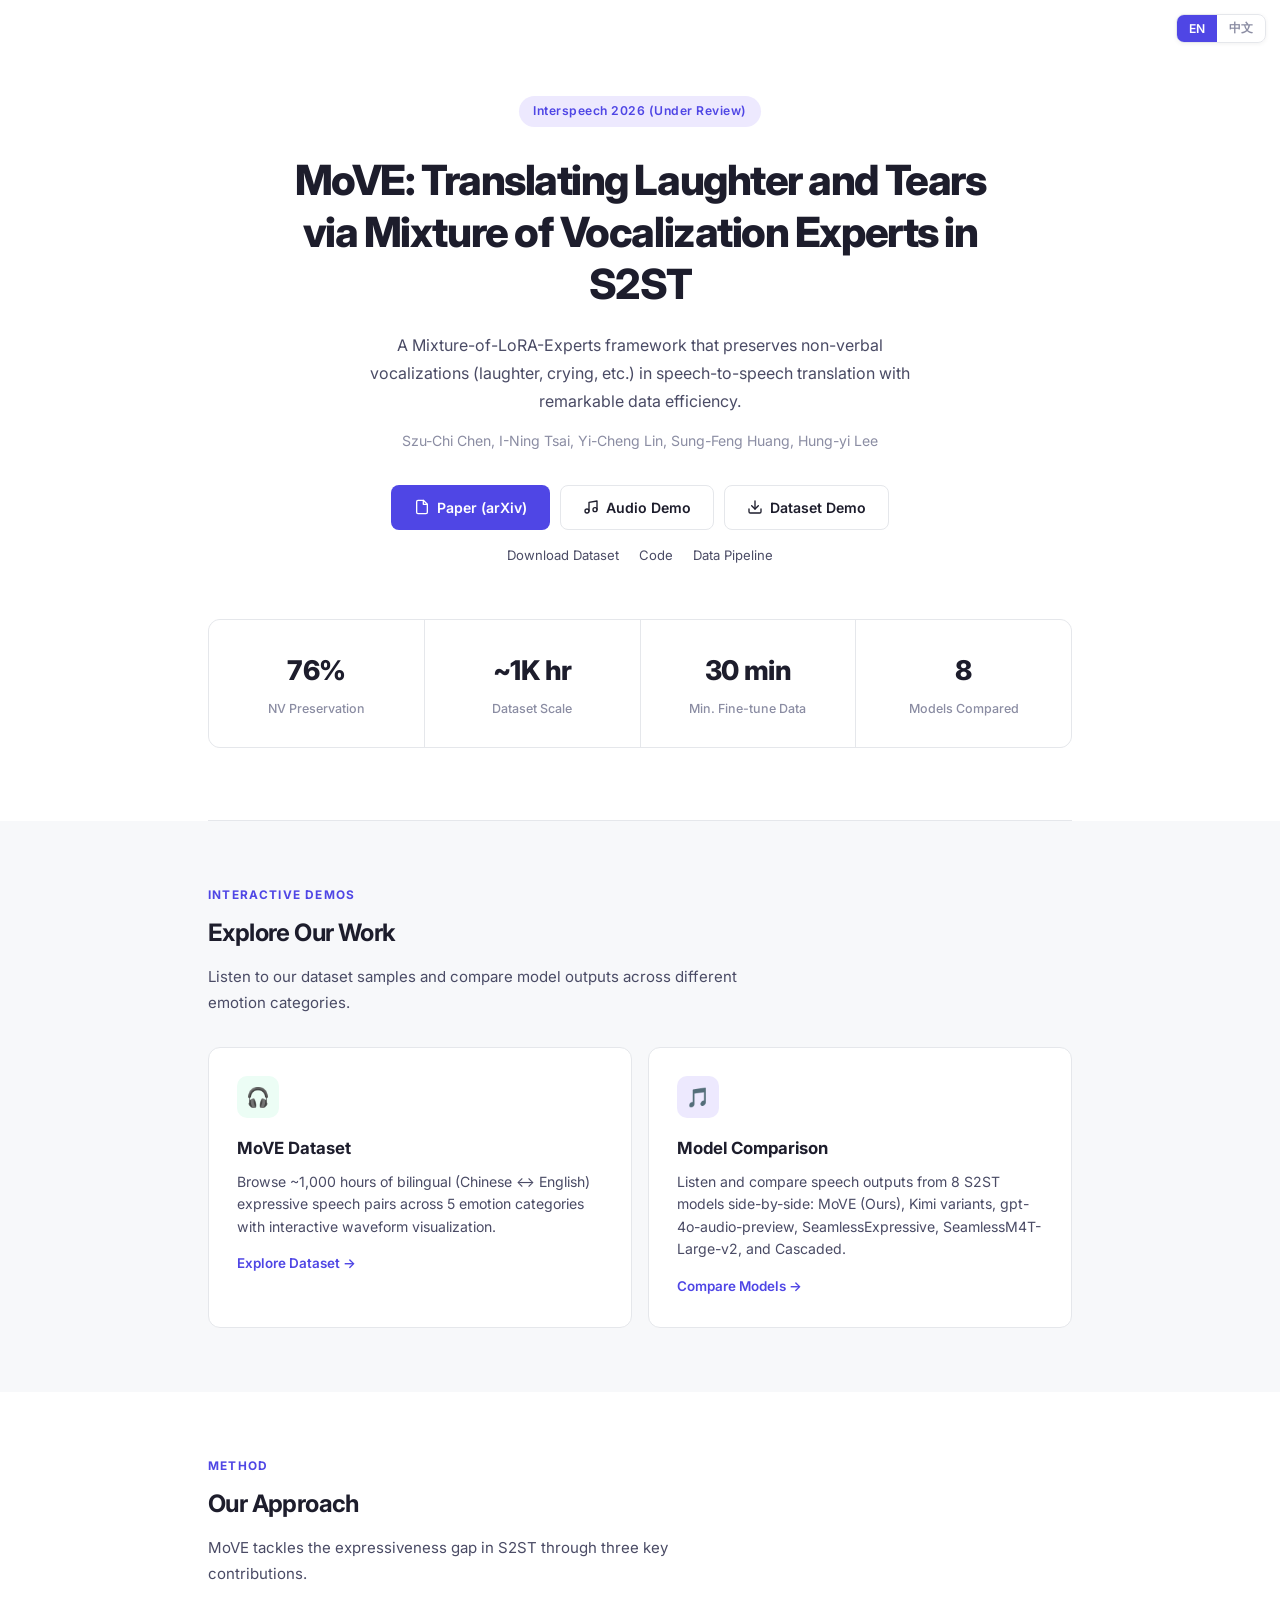
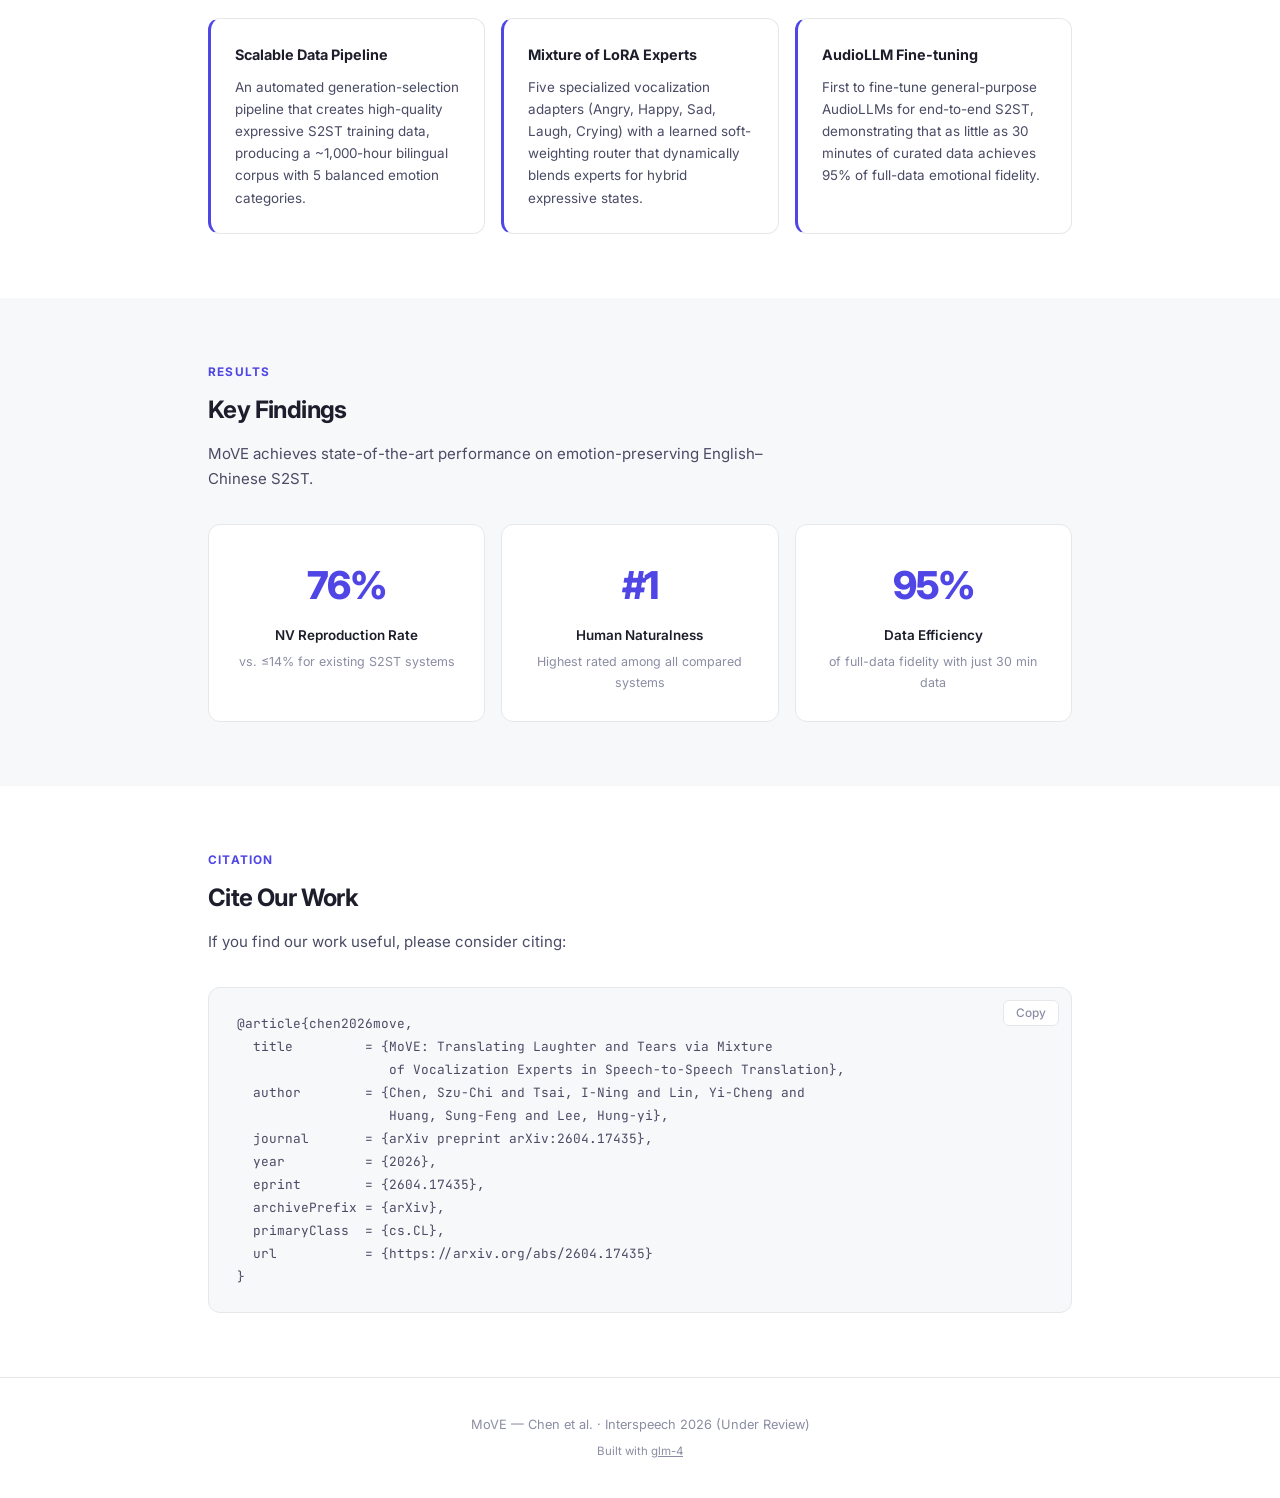
<file: index.html>
<!DOCTYPE html>
<html lang="en">

<head>
  <meta charset="UTF-8" />
  <meta name="viewport" content="width=device-width, initial-scale=1.0" />
  <title>MoVE: Translating Laughter and Tears via Mixture of Vocalization Experts in S2ST</title>
  <meta name="description"
    content="MoVE: Mixture-of-LoRA-Experts architecture for emotion-preserving Speech-to-Speech Translation. Interspeech 2026 (Under Review)." />
  <link rel="preconnect" href="https://fonts.googleapis.com" />
  <link rel="preconnect" href="https://fonts.gstatic.com" crossorigin />
  <link
    href="https://fonts.googleapis.com/css2?family=Inter:wght@300;400;500;600;700;800&family=JetBrains+Mono:wght@400;500&display=swap"
    rel="stylesheet" />
  <style>
    *, *::before, *::after { box-sizing: border-box; margin: 0; padding: 0; }

    :root {
      --bg: #ffffff;
      --bg-alt: #f7f8fa;
      --text: #1d1d2c;
      --text-2: #4a4b65;
      --text-3: #8b8da3;
      --border: #e5e7eb;
      --accent: #4f46e5;
      --accent-light: #ede9fe;
      --accent-dark: #3730a3;
      --green: #059669;
      --green-light: #ecfdf5;
      --radius: 12px;
    }

    body {
      font-family: 'Inter', -apple-system, BlinkMacSystemFont, sans-serif;
      background: var(--bg);
      color: var(--text);
      line-height: 1.7;
      -webkit-font-smoothing: antialiased;
    }

    .container { max-width: 920px; margin: 0 auto; padding: 0 28px; }

    /* ─── Hero ─── */
    .hero {
      padding: 96px 0 72px;
      text-align: center;
      border-bottom: 1px solid var(--border);
    }

    .hero-badge {
      display: inline-block;
      padding: 5px 14px;
      border-radius: 999px;
      font-size: 0.76rem;
      font-weight: 600;
      background: var(--accent-light);
      color: var(--accent);
      letter-spacing: 0.04em;
      margin-bottom: 28px;
    }

    .hero h1 {
      font-size: clamp(1.8rem, 4.5vw, 2.6rem);
      font-weight: 800;
      letter-spacing: -0.035em;
      line-height: 1.25;
      color: var(--text);
      max-width: 720px;
      margin: 0 auto;
    }

    .hero .subtitle {
      font-size: 1rem;
      color: var(--text-2);
      margin-top: 20px;
      max-width: 580px;
      margin-left: auto;
      margin-right: auto;
      line-height: 1.75;
    }

    .hero .authors {
      margin-top: 14px;
      color: var(--text-3);
      font-size: 0.88rem;
    }

    /* Buttons */
    .btn-row {
      display: flex;
      gap: 10px;
      justify-content: center;
      flex-wrap: wrap;
      margin-top: 32px;
    }

    .secondary-links {
      display: flex;
      gap: 20px;
      justify-content: center;
      flex-wrap: wrap;
      margin-top: 14px;
    }

    .secondary-links a {
      font-size: 0.82rem;
      color: var(--text-2);
      text-decoration: none;
      transition: color 0.15s;
    }

    .secondary-links a:hover { color: var(--text); }

    .btn {
      display: inline-flex;
      align-items: center;
      gap: 7px;
      padding: 10px 22px;
      border-radius: 8px;
      font-size: 0.88rem;
      font-weight: 600;
      text-decoration: none;
      transition: all 0.2s;
      border: 1px solid transparent;
      cursor: pointer;
      font-family: inherit;
    }

    .btn svg { width: 16px; height: 16px; }

    .btn-primary {
      background: var(--accent);
      color: #fff;
    }
    .btn-primary:hover {
      background: var(--accent-dark);
    }

    .btn-outline {
      background: var(--bg);
      color: var(--text);
      border-color: var(--border);
    }
    .btn-outline:hover {
      background: var(--bg-alt);
      border-color: #d0d2d9;
    }

    /* Stats */
    .stats-row {
      display: grid;
      grid-template-columns: repeat(4, 1fr);
      gap: 1px;
      background: var(--border);
      border: 1px solid var(--border);
      border-radius: var(--radius);
      overflow: hidden;
      margin-top: 52px;
    }

    @media (max-width: 640px) {
      .stats-row { grid-template-columns: repeat(2, 1fr); }
    }

    .stat-card {
      background: var(--bg);
      padding: 28px 20px;
      text-align: center;
    }

    .stat-value {
      font-size: 1.7rem;
      font-weight: 800;
      color: var(--text);
      letter-spacing: -0.02em;
    }

    .stat-label {
      color: var(--text-3);
      font-size: 0.78rem;
      margin-top: 4px;
      font-weight: 500;
    }

    /* ─── Sections ─── */
    section { padding: 64px 0; }

    .section-alt { background: var(--bg-alt); }

    .section-label {
      font-size: 0.74rem;
      font-weight: 700;
      text-transform: uppercase;
      letter-spacing: 0.1em;
      color: var(--accent);
      margin-bottom: 8px;
    }

    .section-title {
      font-size: 1.5rem;
      font-weight: 700;
      letter-spacing: -0.025em;
      margin-bottom: 10px;
      color: var(--text);
    }

    .section-desc {
      color: var(--text-2);
      max-width: 560px;
      margin-bottom: 32px;
      font-size: 0.94rem;
      line-height: 1.7;
    }

    /* Demo cards */
    .demo-grid {
      display: grid;
      grid-template-columns: repeat(2, 1fr);
      gap: 16px;
    }
    @media (max-width: 640px) { .demo-grid { grid-template-columns: 1fr; } }

    .demo-card {
      background: var(--bg);
      border: 1px solid var(--border);
      border-radius: var(--radius);
      padding: 28px;
      text-decoration: none;
      color: inherit;
      display: block;
      transition: all 0.2s;
    }

    .demo-card:hover {
      border-color: var(--accent);
      box-shadow: 0 0 0 1px var(--accent), 0 4px 16px rgba(79,70,229,0.06);
    }

    .demo-card-icon {
      width: 42px;
      height: 42px;
      border-radius: 10px;
      display: flex;
      align-items: center;
      justify-content: center;
      font-size: 1.2rem;
      margin-bottom: 16px;
    }
    .demo-card-icon.dataset { background: var(--green-light); }
    .demo-card-icon.eval { background: var(--accent-light); }

    .demo-card h3 {
      font-size: 1.05rem;
      font-weight: 700;
      margin-bottom: 8px;
    }

    .demo-card p {
      color: var(--text-2);
      font-size: 0.88rem;
      line-height: 1.6;
    }

    .demo-card .arrow {
      display: inline-flex;
      align-items: center;
      gap: 4px;
      margin-top: 14px;
      font-size: 0.84rem;
      font-weight: 600;
      color: var(--accent);
      transition: gap 0.2s;
    }
    .demo-card:hover .arrow { gap: 8px; }

    /* Architecture */
    .arch-grid {
      display: grid;
      grid-template-columns: repeat(3, 1fr);
      gap: 16px;
      margin-top: 8px;
    }
    @media (max-width: 640px) { .arch-grid { grid-template-columns: 1fr; } }

    .arch-item {
      padding: 24px;
      background: var(--bg);
      border-radius: var(--radius);
      border: 1px solid var(--border);
      border-left: 3px solid var(--accent);
    }

    .arch-item h4 {
      font-size: 0.9rem;
      font-weight: 700;
      margin-bottom: 8px;
    }

    .arch-item p {
      font-size: 0.84rem;
      color: var(--text-2);
      line-height: 1.65;
    }

    /* Results */
    .results-grid {
      display: grid;
      grid-template-columns: repeat(3, 1fr);
      gap: 16px;
    }
    @media (max-width: 640px) { .results-grid { grid-template-columns: 1fr; } }

    .result-card {
      background: var(--bg);
      border: 1px solid var(--border);
      border-radius: var(--radius);
      padding: 28px 20px;
      text-align: center;
    }

    .result-card .metric {
      font-size: 2.4rem;
      font-weight: 800;
      color: var(--accent);
      letter-spacing: -0.03em;
    }

    .result-card .metric-label {
      font-size: 0.84rem;
      font-weight: 600;
      color: var(--text);
      margin-top: 6px;
    }

    .result-card .metric-desc {
      font-size: 0.78rem;
      color: var(--text-3);
      margin-top: 4px;
    }

    /* Citation */
    .citation-block {
      background: var(--bg-alt);
      border: 1px solid var(--border);
      border-radius: var(--radius);
      padding: 24px 28px;
      font-family: 'JetBrains Mono', monospace;
      font-size: 0.8rem;
      line-height: 1.8;
      color: var(--text-2);
      overflow-x: auto;
      white-space: pre;
      position: relative;
    }

    .copy-btn {
      position: absolute;
      top: 12px;
      right: 12px;
      background: var(--bg);
      border: 1px solid var(--border);
      border-radius: 6px;
      padding: 5px 12px;
      font-size: 0.74rem;
      color: var(--text-3);
      cursor: pointer;
      font-family: 'Inter', sans-serif;
      font-weight: 500;
      transition: all 0.2s;
    }
    .copy-btn:hover { color: var(--text); border-color: #d0d2d9; }

    /* Footer */
    footer {
      border-top: 1px solid var(--border);
      padding: 36px 0;
      text-align: center;
      color: var(--text-3);
      font-size: 0.8rem;
    }
  </style>
</head>

<body>

  <div class="container">
    <header class="hero">
      <div class="hero-badge">Interspeech 2026 (Under Review)</div>
      <h1>MoVE: Translating Laughter and Tears via Mixture of Vocalization Experts in S2ST</h1>
      <p class="subtitle" data-i18n="hero.subtitle">
        A Mixture-of-LoRA-Experts framework that preserves non-verbal vocalizations
        (laughter, crying, etc.) in speech-to-speech translation with remarkable data efficiency.
      </p>
      <p class="authors" data-i18n="hero.authors">Szu-Chi Chen, I-Ning Tsai, Yi-Cheng Lin, Sung-Feng Huang, Hung-yi Lee</p>

      <div class="btn-row">
        <a class="btn btn-primary" href="https://arxiv.org/pdf/2604.17435" target="_blank" rel="noopener">
          <svg viewBox="0 0 24 24" fill="none" stroke="currentColor" stroke-width="2" stroke-linecap="round" stroke-linejoin="round"><path d="M14 2H6a2 2 0 0 0-2 2v16a2 2 0 0 0 2 2h12a2 2 0 0 0 2-2V8z"/><polyline points="14 2 14 8 20 8"/></svg>
          <span data-i18n="btn.paper">Paper (arXiv)</span>
        </a>
        <a class="btn btn-outline" href="model_comparison/">
          <svg viewBox="0 0 24 24" fill="none" stroke="currentColor" stroke-width="2" stroke-linecap="round" stroke-linejoin="round"><path d="M9 18V5l12-2v13"/><circle cx="6" cy="18" r="3"/><circle cx="18" cy="16" r="3"/></svg>
          <span data-i18n="btn.demo">Audio Demo</span>
        </a>
        <a class="btn btn-outline" href="MoVE_dataset_demo/">
          <svg viewBox="0 0 24 24" fill="none" stroke="currentColor" stroke-width="2" stroke-linecap="round" stroke-linejoin="round"><path d="M21 15v4a2 2 0 0 1-2 2H5a2 2 0 0 1-2-2v-4"/><polyline points="7 10 12 15 17 10"/><line x1="12" y1="15" x2="12" y2="3"/></svg>
          <span data-i18n="btn.dataset">Dataset Demo</span>
        </a>
      </div>

      <div class="secondary-links">
        <a href="https://huggingface.co/datasets/47z/MoVE" target="_blank" rel="noopener" data-i18n="btn.samples">Download Dataset</a>
        <a href="https://github.com/47zzz/MoVE-code" target="_blank" rel="noopener" data-i18n="btn.code">Code</a>
        <a href="https://github.com/47zzz/MoVE-data-pipeline" target="_blank" rel="noopener" data-i18n="btn.pipeline">Data Pipeline</a>
      </div>

      <div class="stats-row">
        <div class="stat-card">
          <div class="stat-value">76%</div>
          <div class="stat-label" data-i18n="stat.nv">NV Preservation</div>
        </div>
        <div class="stat-card">
          <div class="stat-value">~1K hr</div>
          <div class="stat-label" data-i18n="stat.dataset">Dataset Scale</div>
        </div>
        <div class="stat-card">
          <div class="stat-value">30 min</div>
          <div class="stat-label" data-i18n="stat.finetune">Min. Fine-tune Data</div>
        </div>
        <div class="stat-card">
          <div class="stat-value">8</div>
          <div class="stat-label" data-i18n="stat.models">Models Compared</div>
        </div>
      </div>
    </header>
  </div>

  <!-- Demos -->
  <div class="section-alt">
    <div class="container">
      <section>
        <div class="section-label" data-i18n="demos.label">Interactive Demos</div>
        <h2 class="section-title" data-i18n="demos.title">Explore Our Work</h2>
        <p class="section-desc" data-i18n="demos.desc">
          Listen to our dataset samples and compare model outputs across different emotion categories.
        </p>
        <div class="demo-grid">
          <a class="demo-card" href="MoVE_dataset_demo/">
            <div class="demo-card-icon dataset">&#127911;</div>
            <h3 data-i18n="card.dataset.title">MoVE Dataset</h3>
            <p data-i18n="card.dataset.desc">
              Browse ~1,000 hours of bilingual (Chinese &harr; English) expressive speech pairs across 5 emotion
              categories with interactive waveform visualization.
            </p>
            <span class="arrow" data-i18n="card.dataset.arrow">Explore Dataset &rarr;</span>
          </a>
          <a class="demo-card" href="model_comparison/">
            <div class="demo-card-icon eval">&#127925;</div>
            <h3 data-i18n="card.eval.title">Model Comparison</h3>
            <p data-i18n="card.eval.desc">
              Listen and compare speech outputs from 8 S2ST models side-by-side: MoVE (Ours), Kimi
              variants, gpt-4o-audio-preview, SeamlessExpressive, SeamlessM4T-Large-v2, and Cascaded.
            </p>
            <span class="arrow" data-i18n="card.eval.arrow">Compare Models &rarr;</span>
          </a>
        </div>
      </section>
    </div>
  </div>

  <!-- Method -->
  <div class="container">
    <section>
      <div class="section-label" data-i18n="method.label">Method</div>
      <h2 class="section-title" data-i18n="method.title">Our Approach</h2>
      <p class="section-desc" data-i18n="method.desc">
        MoVE tackles the expressiveness gap in S2ST through three key contributions.
      </p>
      <div class="arch-grid">
        <div class="arch-item">
          <h4 data-i18n="arch.data.title">Scalable Data Pipeline</h4>
          <p data-i18n="arch.data.desc">An automated generation-selection pipeline that creates high-quality expressive S2ST training data,
            producing a ~1,000-hour bilingual corpus with 5 balanced emotion categories.</p>
        </div>
        <div class="arch-item">
          <h4 data-i18n="arch.moe.title">Mixture of LoRA Experts</h4>
          <p data-i18n="arch.moe.desc">Five specialized vocalization adapters (Angry, Happy, Sad, Laugh, Crying) with a learned soft-weighting
            router that dynamically blends experts for hybrid expressive states.</p>
        </div>
        <div class="arch-item">
          <h4 data-i18n="arch.llm.title">AudioLLM Fine-tuning</h4>
          <p data-i18n="arch.llm.desc">First to fine-tune general-purpose AudioLLMs for end-to-end S2ST, demonstrating that as little as 30
            minutes of curated data achieves 95% of full-data emotional fidelity.</p>
        </div>
      </div>
    </section>
  </div>

  <!-- Results -->
  <div class="section-alt">
    <div class="container">
      <section>
        <div class="section-label" data-i18n="results.label">Results</div>
        <h2 class="section-title" data-i18n="results.title">Key Findings</h2>
        <p class="section-desc" data-i18n="results.desc">
          MoVE achieves state-of-the-art performance on emotion-preserving English&ndash;Chinese S2ST.
        </p>
        <div class="results-grid">
          <div class="result-card">
            <div class="metric">76%</div>
            <div class="metric-label" data-i18n="result.nv.label">NV Reproduction Rate</div>
            <div class="metric-desc" data-i18n="result.nv.desc">vs. &le;14% for existing S2ST systems</div>
          </div>
          <div class="result-card">
            <div class="metric">#1</div>
            <div class="metric-label" data-i18n="result.nat.label">Human Naturalness</div>
            <div class="metric-desc" data-i18n="result.nat.desc">Highest rated among all compared systems</div>
          </div>
          <div class="result-card">
            <div class="metric">95%</div>
            <div class="metric-label" data-i18n="result.eff.label">Data Efficiency</div>
            <div class="metric-desc" data-i18n="result.eff.desc">of full-data fidelity with just 30 min data</div>
          </div>
        </div>
      </section>
    </div>
  </div>

  <!-- Citation -->
  <div class="container">
    <section>
      <div class="section-label" data-i18n="cite.label">Citation</div>
      <h2 class="section-title" data-i18n="cite.title">Cite Our Work</h2>
      <p class="section-desc" data-i18n="cite.desc">If you find our work useful, please consider citing:</p>
      <div class="citation-block" id="citation">@article{chen2026move,
  title         = {MoVE: Translating Laughter and Tears via Mixture
                   of Vocalization Experts in Speech-to-Speech Translation},
  author        = {Chen, Szu-Chi and Tsai, I-Ning and Lin, Yi-Cheng and
                   Huang, Sung-Feng and Lee, Hung-yi},
  journal       = {arXiv preprint arXiv:2604.17435},
  year          = {2026},
  eprint        = {2604.17435},
  archivePrefix = {arXiv},
  primaryClass  = {cs.CL},
  url           = {https://arxiv.org/abs/2604.17435}
}<button class="copy-btn" onclick="copyBib()">Copy</button></div>
    </section>
  </div>

  <footer>
    <div class="container">
      <p data-i18n="footer.text">MoVE &mdash; Chen et al. &middot; Interspeech 2026 (Under Review)</p>
      <p style="margin-top:6px; font-size:0.72rem; color:var(--text-3);">Built with <a href="https://github.com/THUDM/GLM-4-Voice" target="_blank" rel="noopener" style="color:inherit; text-decoration:underline;">glm-4</a></p>
    </div>
  </footer>

  <script src="i18n.js"></script>
  <script>
    function copyBib() {
      const bib = document.getElementById('citation').textContent.replace('Copy', '').trim();
      navigator.clipboard.writeText(bib).then(() => {
        const btn = document.querySelector('.copy-btn');
        btn.textContent = 'Copied!';
        setTimeout(() => btn.textContent = 'Copy', 2000);
      });
    }
  </script>

</body>

</html>
</file>
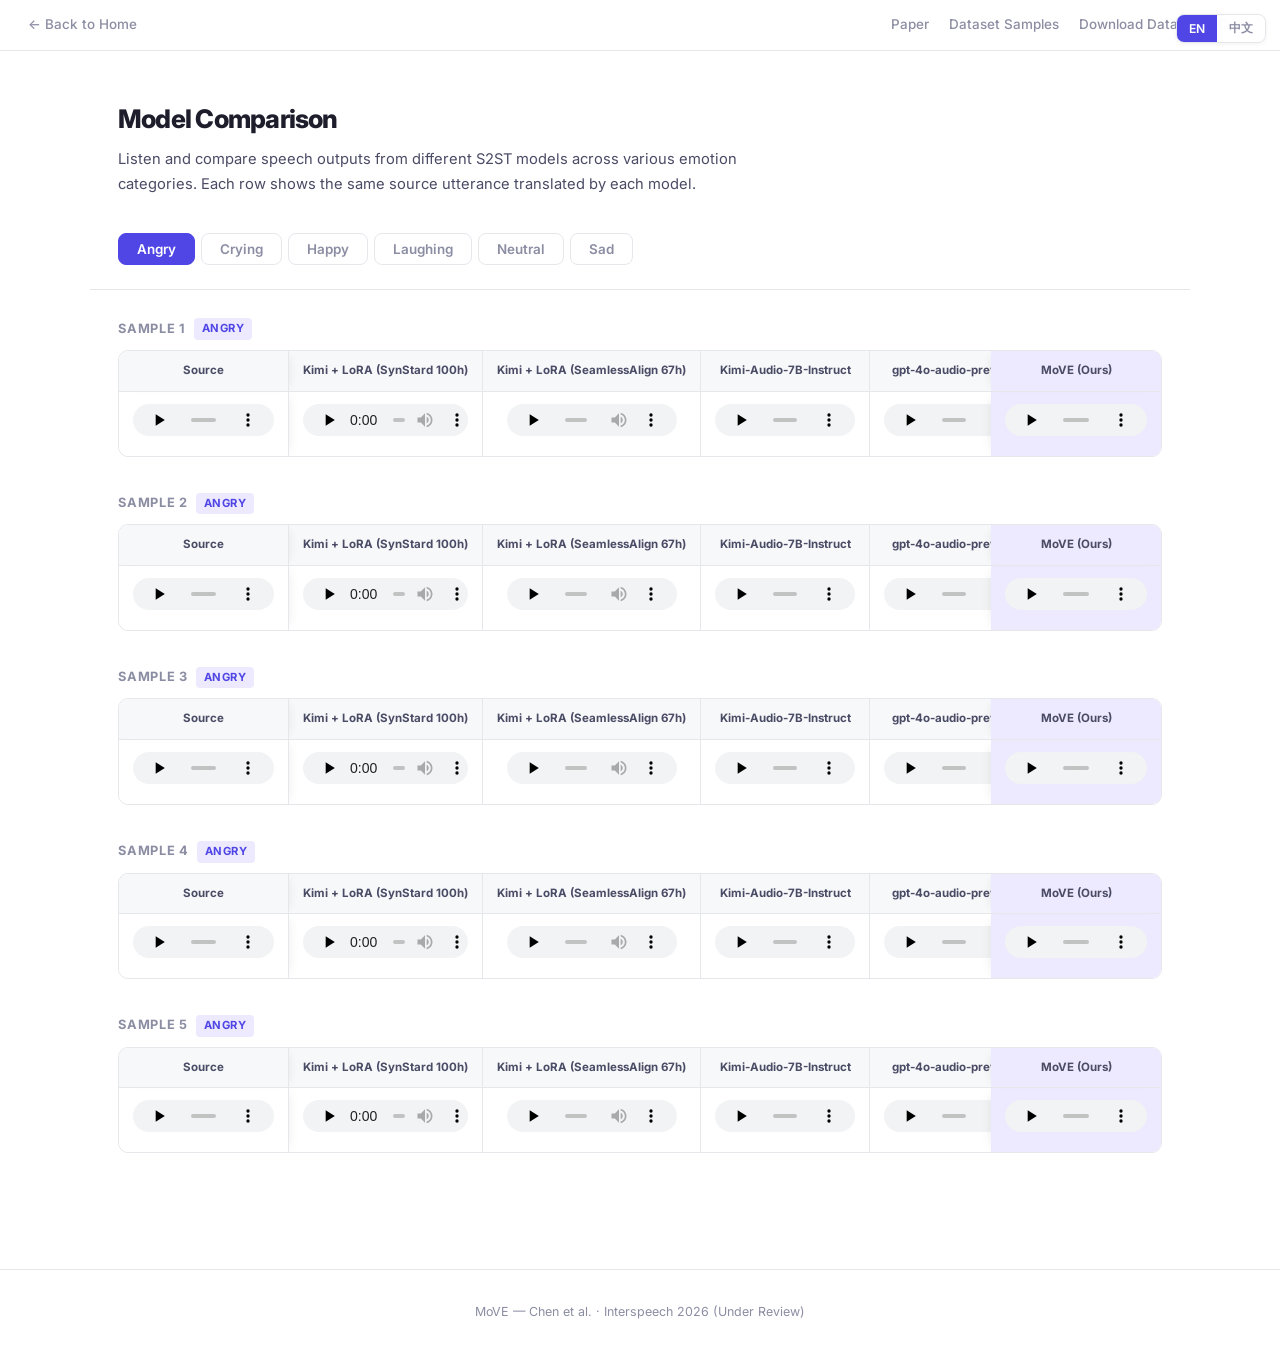
<file: model_comparison/index.html>
<!DOCTYPE html>
<html lang="en">
<head>
  <meta charset="UTF-8" />
  <meta name="viewport" content="width=device-width, initial-scale=1.0"/>
  <title>MoVE — Model Comparison</title>
  <link rel="preconnect" href="https://fonts.googleapis.com">
  <link href="https://fonts.googleapis.com/css2?family=Inter:wght@400;500;600;700;800&display=swap" rel="stylesheet">
  <style>
    *, *::before, *::after { box-sizing: border-box; margin: 0; padding: 0; }

    :root {
      --bg: #ffffff;
      --bg-alt: #f7f8fa;
      --text: #1d1d2c;
      --text-2: #4a4b65;
      --text-3: #8b8da3;
      --border: #e5e7eb;
      --accent: #4f46e5;
      --accent-light: #ede9fe;
      --radius: 10px;
    }

    body {
      font-family: 'Inter', -apple-system, sans-serif;
      background: var(--bg);
      color: var(--text);
      line-height: 1.6;
      -webkit-font-smoothing: antialiased;
    }

    .back-nav {
      padding: 14px 28px;
      border-bottom: 1px solid var(--border);
      display: flex;
      align-items: center;
      justify-content: space-between;
      flex-wrap: wrap;
      gap: 10px;
    }
    .back-nav a {
      color: var(--text-3);
      text-decoration: none;
      font-size: 0.84rem;
      font-weight: 500;
      transition: color 0.15s;
    }
    .back-nav a:hover { color: var(--text); }
    .nav-links { display: flex; gap: 20px; align-items: center; }

    .page-header {
      max-width: 1100px;
      margin: 0 auto;
      padding: 48px 28px 36px;
    }
    .page-header h1 {
      font-size: 1.6rem;
      font-weight: 800;
      letter-spacing: -0.03em;
    }
    .page-header p {
      color: var(--text-2);
      font-size: 0.92rem;
      margin-top: 8px;
      max-width: 620px;
      line-height: 1.7;
    }

    /* Tabs */
    .tabs-bar {
      max-width: 1100px;
      margin: 0 auto;
      padding: 0 28px 24px;
      display: flex;
      gap: 6px;
      flex-wrap: wrap;
      border-bottom: 1px solid var(--border);
    }
    .tab-btn {
      padding: 7px 18px;
      border-radius: 8px;
      border: 1px solid var(--border);
      background: var(--bg);
      color: var(--text-3);
      font-size: 0.84rem;
      font-weight: 600;
      cursor: pointer;
      transition: all 0.15s;
      font-family: inherit;
    }
    .tab-btn:hover { color: var(--text); background: var(--bg-alt); }
    .tab-btn.active { background: var(--accent); color: #fff; border-color: var(--accent); }

    /* Main */
    .main-area {
      max-width: 1100px;
      margin: 0 auto;
      padding: 28px 28px 80px;
    }
    .loading { text-align: center; padding: 80px 0; color: var(--text-3); }

    /* ── Table ── */
    .sample-section {
      margin-bottom: 36px;
    }
    .sample-label {
      font-size: 0.8rem;
      font-weight: 700;
      color: var(--text-3);
      text-transform: uppercase;
      letter-spacing: 0.06em;
      margin-bottom: 10px;
      display: flex;
      align-items: center;
      gap: 8px;
    }
    .sample-label .emo-tag {
      background: var(--accent-light);
      color: var(--accent);
      padding: 2px 8px;
      border-radius: 4px;
      font-size: 0.7rem;
      letter-spacing: 0.03em;
    }

    .audio-table-wrap {
      border: 1px solid var(--border);
      border-radius: var(--radius);
      overflow-x: auto;
      overflow-y: hidden;
      -webkit-overflow-scrolling: touch;
      position: relative;
    }

    .audio-table {
      border-collapse: separate;     /* required for sticky borders */
      border-spacing: 0;
      width: 100%;
      min-width: 1100px;
    }

    .audio-table th,
    .audio-table td {
      padding: 12px 14px;
      text-align: center;
      vertical-align: middle;
      background: var(--bg);          /* solid bg for sticky cells */
      border-bottom: 1px solid var(--border);
      border-right: 1px solid var(--border);
    }

    .audio-table thead th {
      background: var(--bg-alt);
      font-size: 0.72rem;
      font-weight: 700;
      color: var(--text-2);
      line-height: 1.35;
      white-space: nowrap;
    }

    /* Last column — kill right border */
    .audio-table th:last-child,
    .audio-table td:last-child {
      border-right: none;
    }
    /* Last row — kill bottom border */
    .audio-table tbody tr:last-child td {
      border-bottom: none;
    }

    /* ── Sticky LEFT column (Source) ── */
    .sticky-left {
      position: sticky;
      left: 0;
      z-index: 3;
      box-shadow: 6px 0 10px -6px rgba(0,0,0,0.08);
    }
    th.sticky-left { z-index: 4; }

    /* ── Sticky RIGHT column (MoVE Ours) ── */
    .sticky-right {
      position: sticky;
      right: 0;
      z-index: 3;
      background: var(--accent-light) !important;
      box-shadow: -6px 0 10px -6px rgba(0,0,0,0.08);
    }
    th.sticky-right {
      z-index: 4;
      color: var(--accent);
    }

    /* Column widths */
    .col-src  { width: 170px; min-width: 170px; }
    .col-ours { width: 170px; min-width: 170px; }

    .audio-table audio {
      width: 100%;
      min-width: 140px;
      max-width: 170px;
      height: 32px;
    }

    /* Footer */
    footer {
      border-top: 1px solid var(--border);
      padding: 32px 0;
      text-align: center;
      color: var(--text-3);
      font-size: 0.78rem;
    }

    @keyframes fadeIn {
      from { opacity: 0; transform: translateY(6px); }
      to { opacity: 1; transform: translateY(0); }
    }
  </style>
</head>
<body>

  <script src="../i18n.js"></script>

  <nav class="back-nav">
    <a href="../"><span data-i18n="nav.back">&larr; Back to Home</span></a>
    <div class="nav-links">
      <a href="https://arxiv.org/abs/2604.17435" target="_blank" rel="noopener">Paper</a>
      <a href="../MoVE_dataset_demo/">Dataset Samples</a>
      <a href="https://huggingface.co/datasets/47z/MoVE" target="_blank" rel="noopener">Download Dataset</a>
      <a href="https://github.com/47zzz/MoVE-code" target="_blank" rel="noopener">Code</a>
    </div>
  </nav>

  <header class="page-header">
    <h1 data-i18n="mc.title">Model Comparison</h1>
    <p data-i18n="mc.desc">Listen and compare speech outputs from different S2ST models across various emotion categories. Each row shows the same source utterance translated by each model.</p>
  </header>

  <div class="tabs-bar" id="tabs"></div>

  <div class="main-area" id="content">
    <div class="loading" id="loading" data-i18n="mc.loading">Loading audio samples...</div>
  </div>

  <footer>
    <p data-i18n="footer.text">MoVE &mdash; Chen et al. &middot; Interspeech 2026 (Under Review)</p>
  </footer>

  <script>
    // Model display config — order matters (left to right in table)
    const MODELS = [
      { key: 'gen_MoE_top5_attention', name: 'MoVE (Ours)',                  ours: true },
      { key: 'gen_SynStard',           name: 'Kimi + LoRA (SynStard 100h)' },
      { key: 'gen_ExpressiveData',     name: 'Kimi + LoRA (SeamlessAlign 67h)' },
      { key: 'gen_kimi_instruct',      name: 'Kimi-Audio-7B-Instruct' },
      { key: 'gen_openai',             name: 'gpt-4o-audio-preview' },
      { key: 'gen_expressive',         name: 'SeamlessExpressive' },
      { key: 'gen_seamlessm4t',        name: 'SeamlessM4T-Large-v2' },
      { key: 'gen_cascaded',           name: 'Cascaded' },
    ];

    let grouped = {};

    document.addEventListener('DOMContentLoaded', async () => {
      try {
        const res = await fetch('static/data_manifest.json');
        const manifest = await res.json();
        const raw = manifest.sets || manifest;

        const sets = raw.map(s => ({
          ...s,
          source: s.source ? s.source.replace(/^\.\.\//, '') : null,
          models: Object.fromEntries(
            Object.entries(s.models).map(([k, v]) => [k, v.replace(/^\.\.\//, '')])
          )
        }));

        sets.forEach(s => {
          if (!grouped[s.emotion]) grouped[s.emotion] = [];
          grouped[s.emotion].push(s);
        });

        renderTabs();
        const first = Object.keys(grouped).sort()[0];
        if (first) selectEmotion(first);
      } catch (e) {
        document.getElementById('loading').textContent = 'Failed to load audio data.';
      }
    });

    function renderTabs() {
      const bar = document.getElementById('tabs');
      Object.keys(grouped).sort().forEach(emo => {
        const btn = document.createElement('button');
        btn.className = 'tab-btn';
        btn.textContent = emo;
        btn.addEventListener('click', () => selectEmotion(emo));
        bar.appendChild(btn);
      });
    }

    function selectEmotion(emo) {
      document.querySelectorAll('.tab-btn').forEach(b =>
        b.classList.toggle('active', b.textContent === emo));

      const content = document.getElementById('content');
      content.innerHTML = '';

      const srcLabel = window.i18n?.t('mc.source') || 'Source';
      const smpLabel = window.i18n?.t('mc.sample') || 'Sample';

      const sets = grouped[emo] || [];

      // Split into pinned (ours) and scrollable (others)
      const oursModel = MODELS.find(m => m.ours);
      const otherModels = MODELS.filter(m => !m.ours);

      sets.forEach((set, idx) => {
        const section = document.createElement('div');
        section.className = 'sample-section';
        section.style.animation = `fadeIn 0.3s ease ${idx * 0.04}s both`;

        // Label
        section.innerHTML = `
          <div class="sample-label">
            ${smpLabel} ${idx + 1}
            <span class="emo-tag">${set.emotion}</span>
          </div>
        `;

        // Table wrapper
        const wrap = document.createElement('div');
        wrap.className = 'audio-table-wrap';

        const table = document.createElement('table');
        table.className = 'audio-table';

        // ── Thead ──
        const thead = document.createElement('thead');
        let headerHtml = `<tr><th class="sticky-left col-src">${srcLabel}</th>`;
        otherModels.forEach(m => {
          headerHtml += `<th>${m.name}</th>`;
        });
        if (oursModel) {
          headerHtml += `<th class="sticky-right col-ours">${oursModel.name}</th>`;
        }
        headerHtml += '</tr>';
        thead.innerHTML = headerHtml;
        table.appendChild(thead);

        // ── Tbody ──
        const tbody = document.createElement('tbody');
        const row = document.createElement('tr');

        // Source cell (sticky left)
        const srcTd = document.createElement('td');
        srcTd.className = 'sticky-left col-src';
        if (set.source) {
          srcTd.appendChild(makeAudio(set.source));
        } else {
          srcTd.textContent = '—';
        }
        row.appendChild(srcTd);

        // Other model cells (scrollable)
        otherModels.forEach(m => {
          const td = document.createElement('td');
          const url = set.models[m.key];
          if (url) {
            td.appendChild(makeAudio(url));
          } else {
            td.textContent = '—';
          }
          row.appendChild(td);
        });

        // MoVE (Ours) cell (sticky right)
        if (oursModel) {
          const oursTd = document.createElement('td');
          oursTd.className = 'sticky-right col-ours';
          const url = set.models[oursModel.key];
          if (url) {
            oursTd.appendChild(makeAudio(url));
          } else {
            oursTd.textContent = '—';
          }
          row.appendChild(oursTd);
        }

        tbody.appendChild(row);
        table.appendChild(tbody);
        wrap.appendChild(table);
        section.appendChild(wrap);
        content.appendChild(section);
      });
    }

    function makeAudio(url) {
      const audio = document.createElement('audio');
      audio.controls = true;
      audio.preload = 'none';
      audio.src = url;
      return audio;
    }
  </script>

</body>
</html>
</file>
